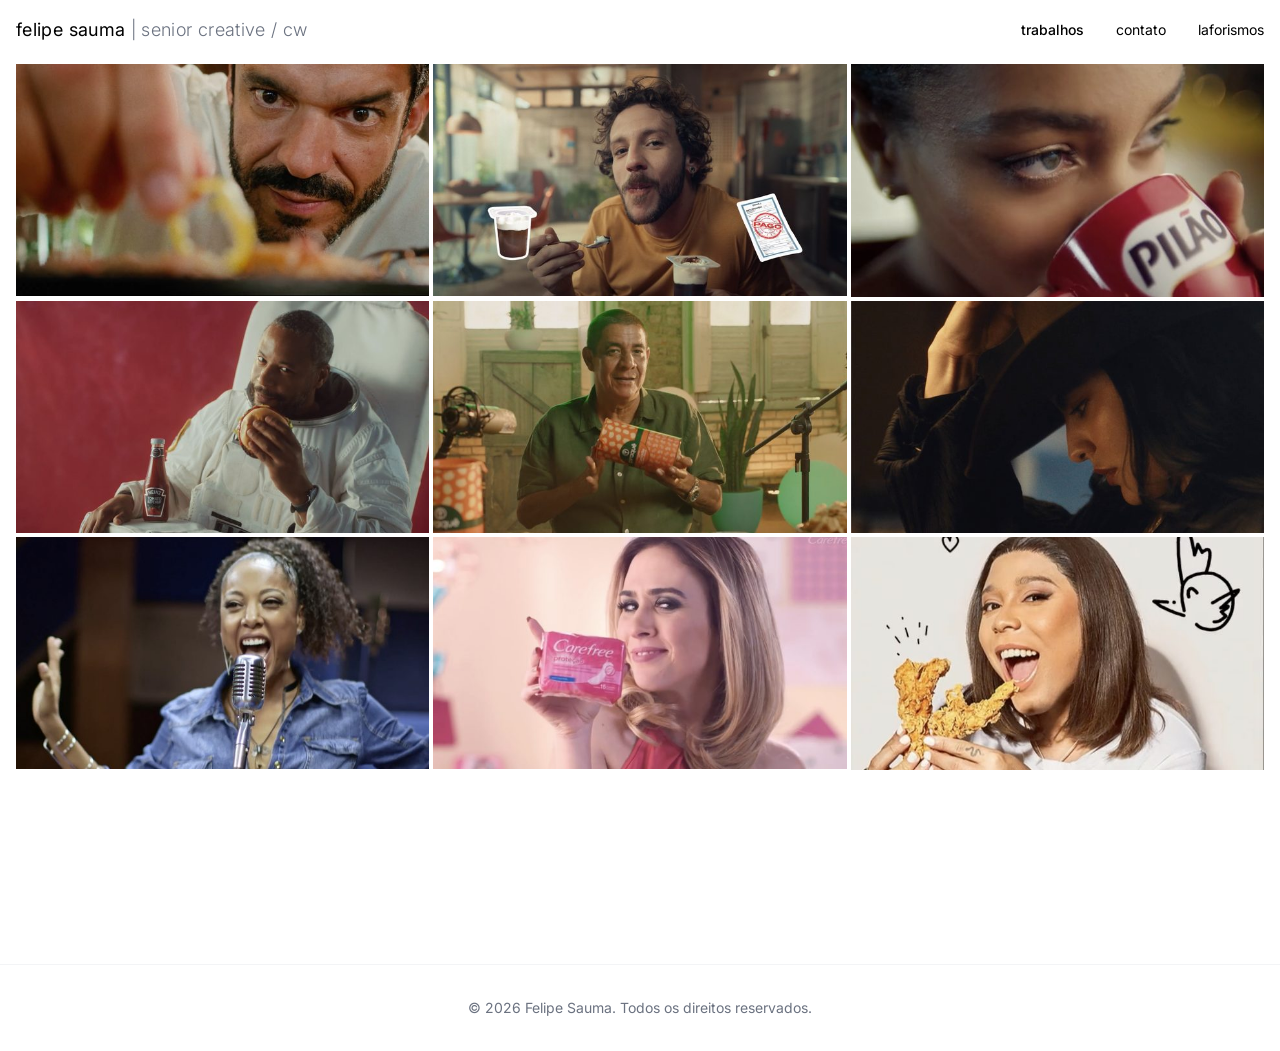
<file: index.html>
<!DOCTYPE html>
<html lang="pt-BR">
<head>
  <meta charset="utf-8">
  <meta name="viewport" content="width=device-width, initial-scale=1">
  <title>felipe sauma</title>
  <meta name="description" content="senior creative / cw">
  <meta name="theme-color" content="#000000">
  <link rel="canonical" href="https://felipesauma.com.br/">

  <link rel="icon" href="favicon.ico?v=3" sizes="any">
  <link rel="icon" type="image/png" sizes="32x32" href="assets/favicon-32.png?v=3">
  <link rel="icon" type="image/png" sizes="16x16" href="assets/favicon-16.png?v=3">
  <link rel="apple-touch-icon" href="assets/apple-touch-icon.png?v=3">

  <meta property="og:type" content="website">
  <meta property="og:title" content="felipe sauma">
  <meta property="og:description" content="senior creative / cw">
  <meta property="og:url" content="https://felipesauma.com.br/">
  <meta property="og:image" content="https://felipesauma.com.br/assets/og-image.jpg">
  <meta name="twitter:card" content="summary_large_image">
  <meta name="twitter:title" content="felipe sauma">
  <meta name="twitter:description" content="senior creative / cw">
  <meta name="twitter:image" content="https://felipesauma.com.br/assets/og-image.jpg">

  <link rel="preconnect" href="https://fonts.googleapis.com">
  <link rel="preconnect" href="https://fonts.gstatic.com" crossorigin>
  <link href="https://fonts.googleapis.com/css2?family=Inter:wght@300;400;500&display=swap" rel="stylesheet">
  <link rel="stylesheet" href="assets/style.css">
</head>
<body data-page="trabalhos">
  <div id="site-header"></div>

  <main>
    <div class="container grid-wrap">
      <div id="work-grid" class="work-grid"></div>
    </div>
  </main>

  <div id="site-footer"></div>

  <script src="assets/projects.js"></script>
  <script src="assets/site.js"></script>
</body>
</html>
</file>
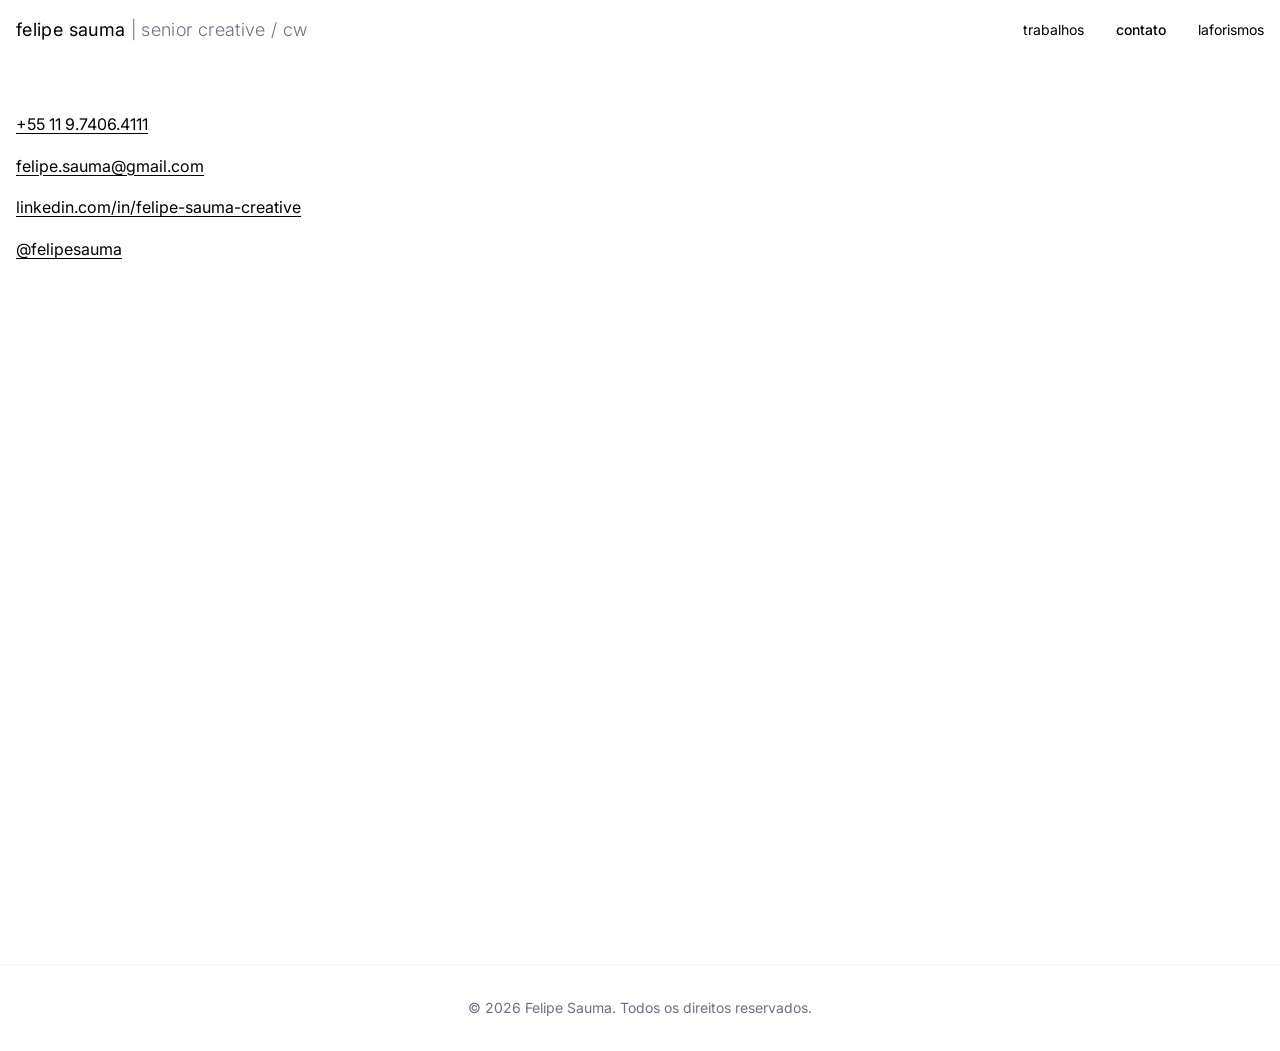
<file: contato.html>
<!DOCTYPE html>
<html lang="pt-BR">
<head>
  <meta charset="utf-8">
  <meta name="viewport" content="width=device-width, initial-scale=1">
  <title>felipe sauma</title>
  <meta name="description" content="senior creative / cw">
  <meta name="theme-color" content="#000000">

  <link rel="icon" href="assets/favicon.ico" sizes="any">
  <link rel="icon" type="image/png" sizes="32x32" href="assets/favicon-32.png">
  <link rel="icon" type="image/png" sizes="16x16" href="assets/favicon-16.png">
  <link rel="apple-touch-icon" href="assets/apple-touch-icon.png">

  <meta property="og:type" content="website">
  <meta property="og:title" content="felipe sauma">
  <meta property="og:description" content="senior creative / cw">
  <meta property="og:url" content="https://felipesauma.com.br/">
  <meta property="og:image" content="https://felipesauma.com.br/assets/og-image.jpg">
  <meta name="twitter:card" content="summary_large_image">
  <meta name="twitter:image" content="https://felipesauma.com.br/assets/og-image.jpg">

  <link rel="preconnect" href="https://fonts.googleapis.com">
  <link rel="preconnect" href="https://fonts.gstatic.com" crossorigin>
  <link href="https://fonts.googleapis.com/css2?family=Inter:wght@300;400;500&display=swap" rel="stylesheet">
  <link rel="stylesheet" href="assets/style.css">
</head>
<body data-page="contato">
  <div id="site-header"></div>

  <main>
    <!-- ====== Para editar seus contatos, é só trocar o texto das linhas abaixo ====== -->
    <div class="container page contact-list">
      <p><a href="https://wa.me/5511974064111" target="_blank" rel="noopener">+55 11 9.7406.4111</a></p>
      <p><a href="mailto:felipe.sauma@gmail.com">felipe.sauma@gmail.com</a></p>
      <p><a href="https://www.linkedin.com/in/felipe-sauma-creative" target="_blank" rel="noopener">linkedin.com/in/felipe-sauma-creative</a></p>
      <p><a href="https://instagram.com/felipesauma" target="_blank" rel="noopener">@felipesauma</a></p>
    </div>
    <!-- ====== fim do texto editável ====== -->
  </main>

  <div id="site-footer"></div>

  <script src="assets/site.js"></script>
</body>
</html>
</file>
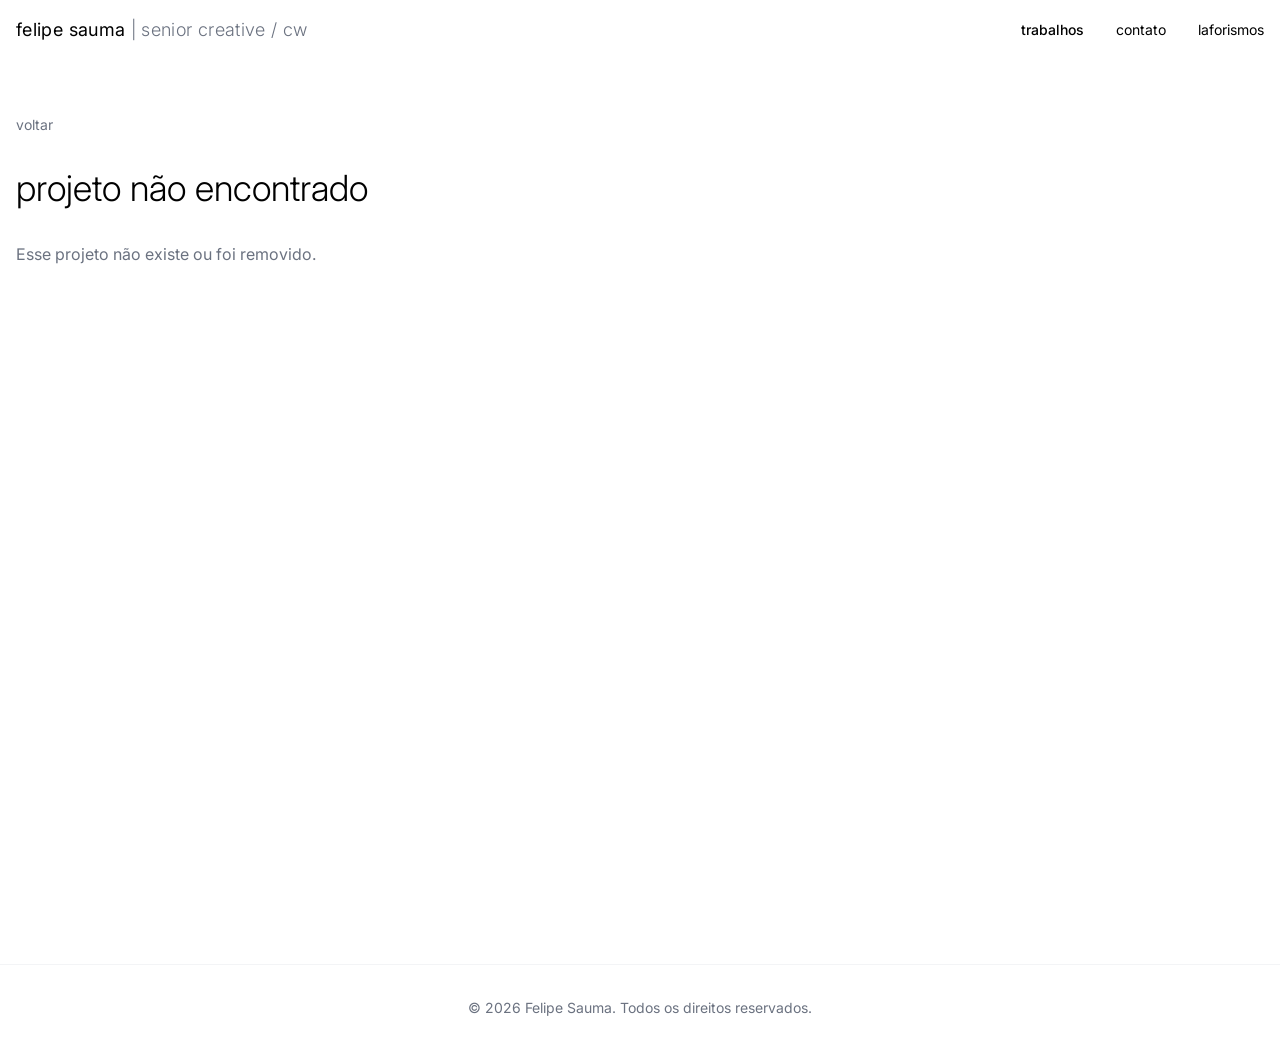
<file: projeto.html>
<!DOCTYPE html>
<html lang="pt-BR">
<head>
  <meta charset="utf-8">
  <meta name="viewport" content="width=device-width, initial-scale=1">
  <title>felipe sauma</title>
  <meta name="description" content="senior creative / cw">
  <meta name="theme-color" content="#000000">

  <link rel="icon" href="assets/favicon.ico" sizes="any">
  <link rel="icon" type="image/png" sizes="32x32" href="assets/favicon-32.png">
  <link rel="icon" type="image/png" sizes="16x16" href="assets/favicon-16.png">
  <link rel="apple-touch-icon" href="assets/apple-touch-icon.png">

  <meta property="og:type" content="website">
  <meta property="og:title" content="felipe sauma">
  <meta property="og:description" content="senior creative / cw">
  <meta property="og:url" content="https://felipesauma.com.br/">
  <meta property="og:image" content="https://felipesauma.com.br/assets/og-image.jpg">
  <meta name="twitter:card" content="summary_large_image">
  <meta name="twitter:image" content="https://felipesauma.com.br/assets/og-image.jpg">

  <link rel="preconnect" href="https://fonts.googleapis.com">
  <link rel="preconnect" href="https://fonts.gstatic.com" crossorigin>
  <link href="https://fonts.googleapis.com/css2?family=Inter:wght@300;400;500&display=swap" rel="stylesheet">
  <link rel="stylesheet" href="assets/style.css">
</head>
<body data-page="trabalhos">
  <div id="site-header"></div>

  <main>
    <div class="container page">
      <div id="project"></div>
    </div>
  </main>

  <div id="site-footer"></div>

  <script src="assets/projects.js"></script>
  <script src="assets/site.js"></script>
</body>
</html>
</file>
<file: assets/style.css>
/* ============================================================
   Felipe Sauma — portfólio
   Estilo do site. Você raramente vai precisar mexer aqui.
   ============================================================ */

:root {
  --black: #000000;
  --white: #ffffff;
  --gray-500: #6b7280;
  --gray-100: #f3f4f6;
  --gray-bg: #f3f4f6;
  --header-h: 64px;
}

* { box-sizing: border-box; }

html { -webkit-text-size-adjust: 100%; }

body {
  margin: 0;
  font-family: "Inter", -apple-system, BlinkMacSystemFont, "Segoe UI", Roboto, Helvetica, Arial, sans-serif;
  color: var(--black);
  background: var(--white);
  -webkit-font-smoothing: antialiased;
  -moz-osx-osx-font-smoothing: grayscale;
  line-height: 1.6;
}

a { color: inherit; text-decoration: none; }

img { display: block; max-width: 100%; }

/* ---- container ---- */
.container {
  width: 100%;
  margin-inline: auto;
  padding-inline: 1rem;
}
@media (min-width: 640px)  { .container { max-width: 640px; } }
@media (min-width: 768px)  { .container { max-width: 768px; } }
@media (min-width: 1024px) { .container { max-width: 1024px; } }
@media (min-width: 1280px) { .container { max-width: 1280px; } }

/* ---- header ---- */
.site-header {
  position: fixed;
  top: 0; left: 0; right: 0;
  z-index: 50;
  background: rgba(255, 255, 255, 0.95);
  backdrop-filter: blur(4px);
  -webkit-backdrop-filter: blur(4px);
}
.site-header .bar {
  display: flex;
  align-items: center;
  justify-content: space-between;
  padding-top: 1rem;
  padding-bottom: 1rem;
}
.brand {
  font-size: 1.125rem;
  font-weight: 300;
  letter-spacing: 0.02em;
  transition: opacity 0.2s;
}
.brand:hover { opacity: 0.7; }
.brand strong { font-weight: 400; }
.brand .muted { color: var(--gray-500); }

.nav { display: flex; align-items: center; gap: 2rem; }
.nav a {
  font-size: 0.875rem;
  transition: opacity 0.2s;
}
.nav a:hover { opacity: 0.7; }
.nav a.active { font-weight: 500; }

.menu-toggle {
  display: none;
  background: none;
  border: none;
  cursor: pointer;
  padding: 0.5rem;
}
.menu-toggle span {
  display: block;
  width: 24px;
  height: 2px;
  background: #000;
  margin: 5px 0;
  transition: all 0.3s;
}

@media (max-width: 767px) {
  .menu-toggle { display: block; }
  .nav {
    position: absolute;
    top: var(--header-h);
    left: 0; right: 0;
    flex-direction: column;
    gap: 0;
    background: rgba(255,255,255,0.98);
    border-top: 1px solid var(--gray-100);
    padding: 0.5rem 0;
    display: none;
  }
  .nav.open { display: flex; }
  .nav a { padding: 0.75rem 1rem; width: 100%; }
}

/* ---- main ---- */
main { min-height: 100vh; padding-top: var(--header-h); }

/* ---- home grid ---- */
.grid-wrap { padding-inline: 0; }
@media (min-width: 640px) { .grid-wrap { padding-inline: 1rem; } }

.work-grid {
  display: grid;
  grid-template-columns: 1fr;
  gap: 0.25rem;
}
@media (min-width: 640px)  { .work-grid { grid-template-columns: repeat(2, 1fr); } }
@media (min-width: 1024px) { .work-grid { grid-template-columns: repeat(3, 1fr); } }

.card {
  position: relative;
  display: block;
  aspect-ratio: 16 / 9;
  overflow: hidden;
  background: var(--gray-bg);
}
.card img {
  position: absolute;
  inset: 0;
  width: 100%;
  height: 100%;
  object-fit: cover;
  transition: transform 0.5s ease;
}
.card:hover img { transform: scale(1.05); }
.card .overlay {
  position: absolute;
  inset: 0;
  background: rgba(0,0,0,0);
  transition: background 0.3s;
  display: flex;
  align-items: flex-end;
}
.card:hover .overlay { background: rgba(0,0,0,0.30); }
.card .label {
  padding: 1rem;
  width: 100%;
  transform: translateY(100%);
  transition: transform 0.3s;
}
.card:hover .label { transform: translateY(0); }
.card .label h3 {
  margin: 0;
  color: #fff;
  font-size: 0.875rem;
  font-weight: 500;
  text-transform: lowercase;
}
/* No touch (celular), mostra o título sempre para não depender do hover */
@media (hover: none) {
  .card .overlay { background: rgba(0,0,0,0.15); }
  .card .label { transform: translateY(0); }
}

/* ---- páginas de conteúdo (sobre, contato, projeto) ---- */
.page { padding-top: 3rem; padding-bottom: 3rem; }
.page h1 {
  font-size: 2.25rem;
  font-weight: 300;
  text-transform: lowercase;
  margin: 0 0 1.5rem;
}
.page h2 {
  font-size: 1.25rem;
  font-weight: 400;
  text-transform: lowercase;
  margin: 2.5rem 0 0.75rem;
}
.page h3 {
  font-size: 1rem;
  font-weight: 500;
  text-transform: lowercase;
  margin: 2rem 0 0.5rem;
}
.page p { margin: 0 0 1rem; max-width: 640px; }
.muted { color: var(--gray-500); }

.back-link {
  display: inline-block;
  font-size: 0.875rem;
  color: var(--gray-500);
  margin-bottom: 1.5rem;
  transition: opacity 0.2s;
}
.back-link:hover { opacity: 0.6; }

.meta-line { color: var(--gray-500); margin: 0.25rem 0; }

/* vídeos 16:9 */
.video-wrap {
  position: relative;
  width: 100%;
  aspect-ratio: 16 / 9;
  margin: 1rem 0;
  background: #000;
}
.video-wrap iframe {
  position: absolute;
  inset: 0;
  width: 100%;
  height: 100%;
  border: 0;
}

/* miniatura de vídeo do YouTube (abre em nova aba) */
.yt-card { display: block; cursor: pointer; text-decoration: none; }
.yt-card img {
  position: absolute;
  inset: 0;
  width: 100%;
  height: 100%;
  object-fit: cover;
}
.yt-card .yt-play {
  position: absolute;
  inset: 0;
  display: flex;
  align-items: center;
  justify-content: center;
  background: rgba(0, 0, 0, 0.18);
  transition: background 0.25s;
}
.yt-card:hover .yt-play { background: rgba(0, 0, 0, 0.32); }
.yt-card .yt-play svg { width: 72px; height: 51px; }
.yt-card .yt-play .yt-bg { fill: #000; opacity: 0.75; transition: opacity 0.25s; }
.yt-card:hover .yt-play .yt-bg { opacity: 0.9; }
.yt-card .yt-play .yt-tri { fill: #fff; }

.gallery img {
  width: 100%;
  height: auto;
  margin: 1rem 0;
  background: var(--gray-bg);
}

.contact-list a { text-decoration: underline; text-underline-offset: 3px; }
.contact-list a:hover { opacity: 0.6; }

/* ---- footer ---- */
.site-footer {
  padding: 2rem 0;
  margin-top: 4rem;
  border-top: 1px solid var(--gray-100);
  text-align: center;
}
.site-footer p {
  margin: 0;
  font-size: 0.875rem;
  color: var(--gray-500);
}

/* acessibilidade: foco visível */
a:focus-visible, button:focus-visible {
  outline: 2px solid #000;
  outline-offset: 2px;
}

@media (prefers-reduced-motion: reduce) {
  * { transition: none !important; }
}
</file>
